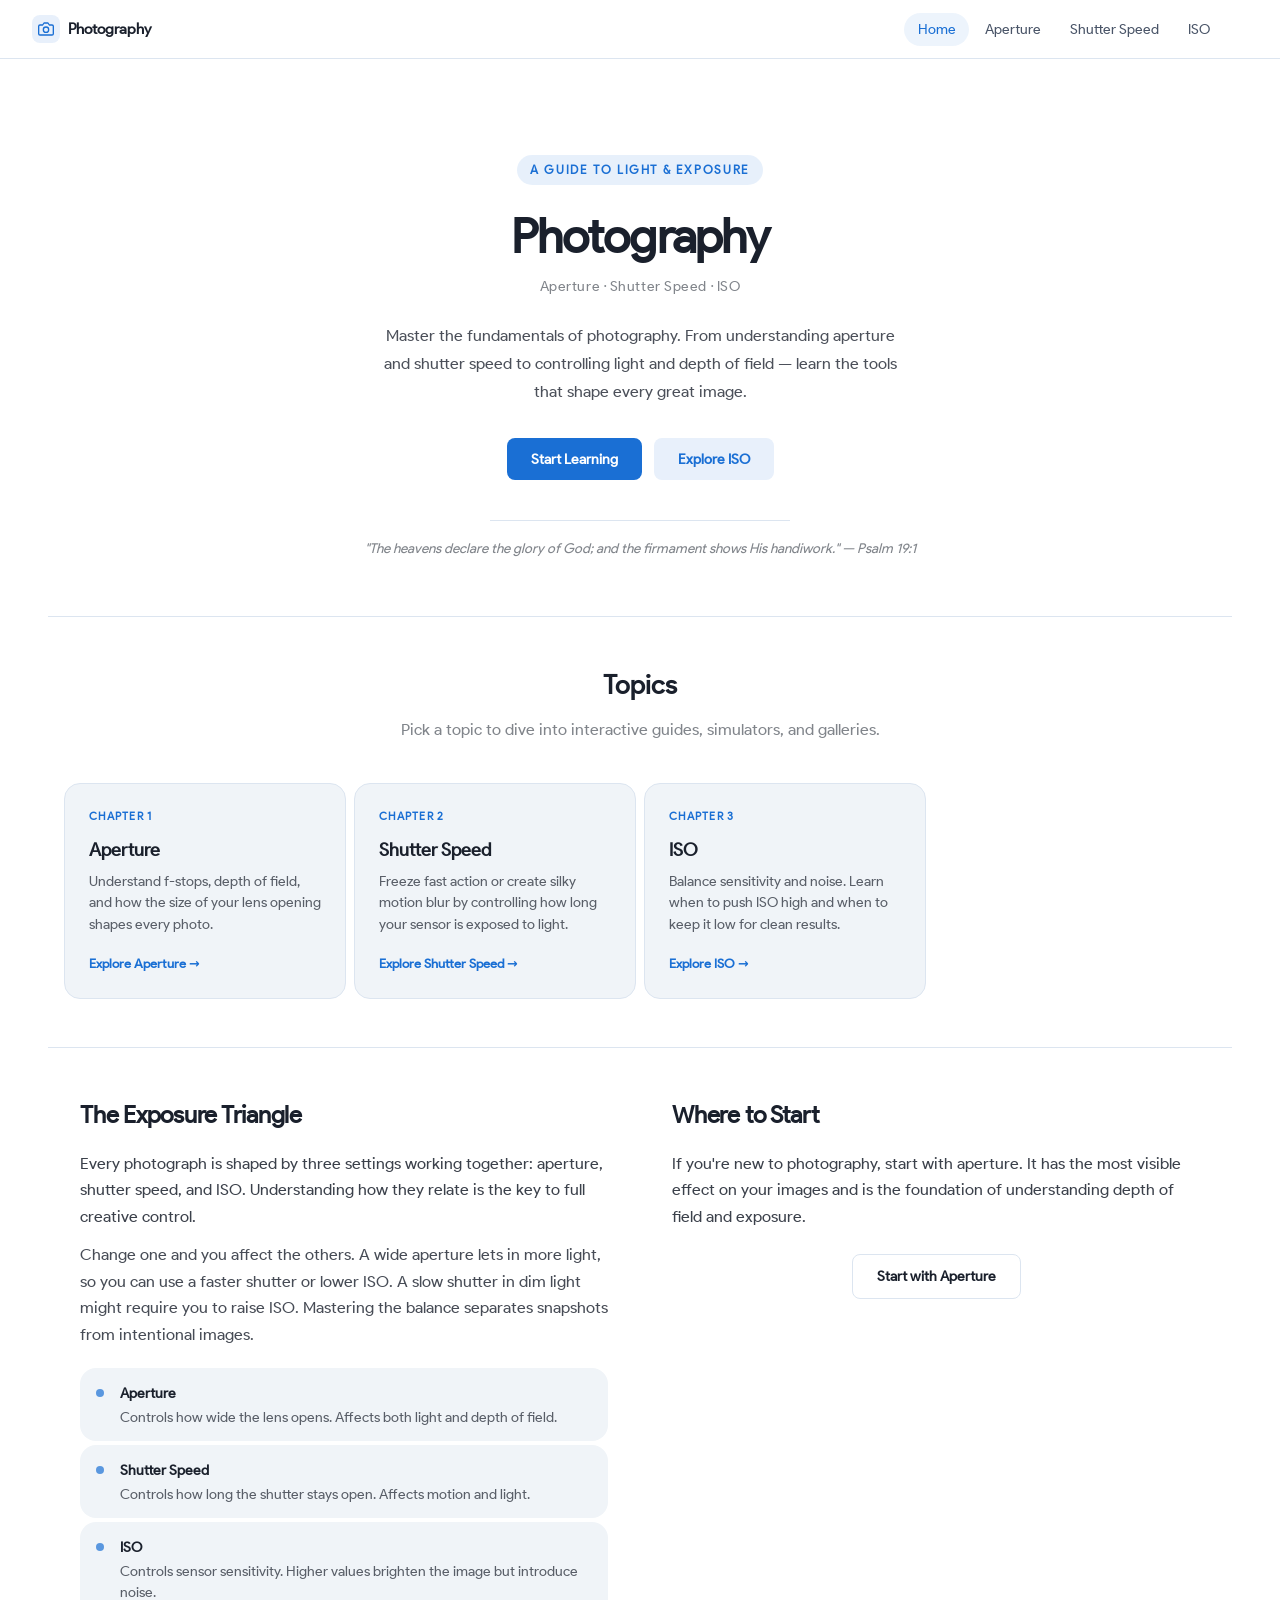
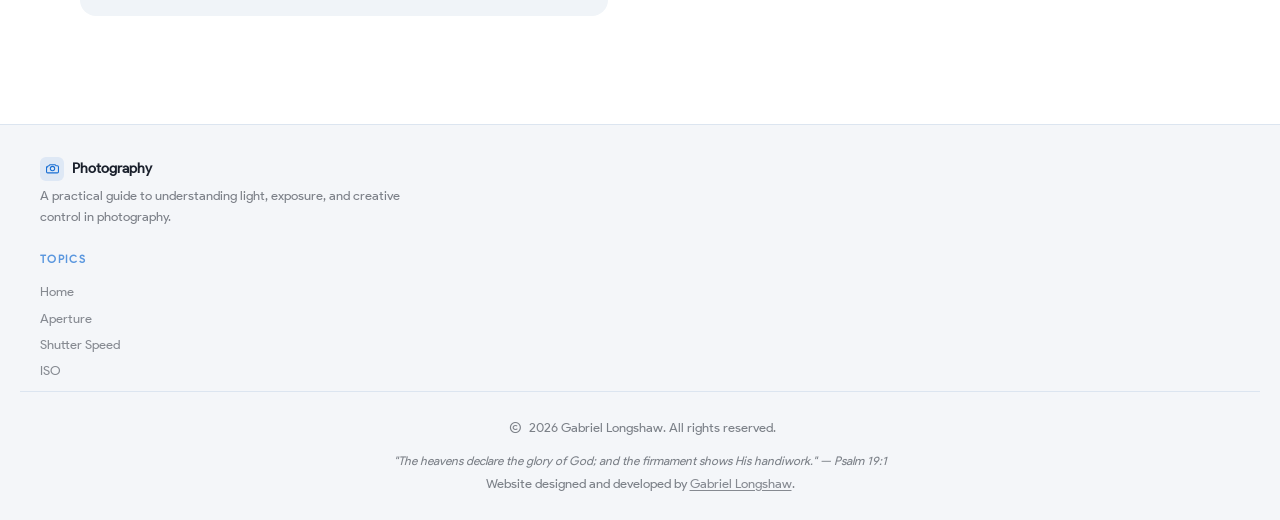
<file: index.html>
<!DOCTYPE html>
<html lang="en">
<head>
  <meta charset="UTF-8">
  <meta name="viewport" content="width=device-width, initial-scale=1.0">
  <title>Photography | Learn Light &amp; Exposure</title>
  <meta name="description" content="A practical guide to understanding light, exposure, and creative control in photography. Explore aperture, shutter speed, ISO and more.">
  <meta name="author" content="Gabriel Longshaw">
  <meta property="og:title" content="Photography | Learn Light &amp; Exposure">
  <meta property="og:description" content="A practical guide to understanding light, exposure, and creative control in photography.">
  <meta property="og:type" content="website">
  <link rel="stylesheet" href="assets/css/variables.css">
  <link rel="stylesheet" href="assets/css/fonts.css">
  <link rel="stylesheet" href="assets/css/animations.css">
  <link rel="stylesheet" href="assets/css/main.css">
  <link rel="stylesheet" href="assets/css/components/header.css">
  <link rel="stylesheet" href="assets/css/components/footer.css">
  <link rel="stylesheet" href="assets/css/components/buttons.css">
  <link rel="stylesheet" href="assets/css/components/menu.css">
  <link rel="stylesheet" href="assets/css/responsive.css">
</head>
<body>
  <div id="header-placeholder"></div>
  <main class="content">
    <section class="hero-profile">
      <div class="hero-profile-inner">
        <span class="hero-eyebrow">A guide to light &amp; exposure</span>
        <h1 class="hero-profile-name">Photography</h1>
        <p class="hero-profile-meta">Aperture &middot; Shutter Speed &middot; ISO</p>
        <p class="hero-profile-desc">Master the fundamentals of photography. From understanding aperture and shutter speed to controlling light and depth of field &mdash; learn the tools that shape every great image.</p>
        <div class="hero-profile-buttons">
          <a href="aperture/" class="button">Start Learning</a>
          <a href="iso/" class="button secondary-button">Explore ISO</a>
        </div>
        <div class="divider hero-profile-divider" aria-hidden="true"></div>
        <p class="hero-quote">"The heavens declare the glory of God; and the firmament shows His handiwork." &mdash; Psalm 19:1</p>
      </div>
    </section>
    <div class="section-divider"></div>
    <section class="main-section" aria-labelledby="topics-heading">
      <h2 class="section-title" id="topics-heading">Topics</h2>
      <p class="page-description">Pick a topic to dive into interactive guides, simulators, and galleries.</p>
      <div class="topic-grid">
        <a href="aperture/" class="topic-card">
          <span class="topic-card-label">Chapter 1</span>
          <span class="topic-card-title">Aperture</span>
          <span class="topic-card-desc">Understand f-stops, depth of field, and how the size of your lens opening shapes every photo.</span>
          <span class="topic-card-cta">Explore Aperture →</span>
        </a>
        <a href="shutter-speed/" class="topic-card">
          <span class="topic-card-label">Chapter 2</span>
          <span class="topic-card-title">Shutter Speed</span>
          <span class="topic-card-desc">Freeze fast action or create silky motion blur by controlling how long your sensor is exposed to light.</span>
          <span class="topic-card-cta">Explore Shutter Speed →</span>
        </a>
        <a href="iso/" class="topic-card">
          <span class="topic-card-label">Chapter 3</span>
          <span class="topic-card-title">ISO</span>
          <span class="topic-card-desc">Balance sensitivity and noise. Learn when to push ISO high and when to keep it low for clean results.</span>
          <span class="topic-card-cta">Explore ISO →</span>
        </a>
      </div>
    </section>
    <div class="section-divider"></div>
    <div class="info-sections-grid">
      <section class="info-section" aria-labelledby="triangle-heading">
        <h2 class="info-section-title" id="triangle-heading">The Exposure Triangle</h2>
        <p class="info-section-lead">Every photograph is shaped by three settings working together: aperture, shutter speed, and ISO. Understanding how they relate is the key to full creative control.</p>
        <p class="second">Change one and you affect the others. A wide aperture lets in more light, so you can use a faster shutter or lower ISO. A slow shutter in dim light might require you to raise ISO. Mastering the balance separates snapshots from intentional images.</p>
        <ul class="highlight-list">
          <li class="highlight-item">
            <span class="highlight-dot"></span>
            <div class="highlight-content">
              <h3 class="highlight-title">Aperture</h3>
              <p class="highlight-description">Controls how wide the lens opens. Affects both light and depth of field.</p>
            </div>
          </li>
          <li class="highlight-item">
            <span class="highlight-dot"></span>
            <div class="highlight-content">
              <h3 class="highlight-title">Shutter Speed</h3>
              <p class="highlight-description">Controls how long the shutter stays open. Affects motion and light.</p>
            </div>
          </li>
          <li class="highlight-item">
            <span class="highlight-dot"></span>
            <div class="highlight-content">
              <h3 class="highlight-title">ISO</h3>
              <p class="highlight-description">Controls sensor sensitivity. Higher values brighten the image but introduce noise.</p>
            </div>
          </li>
        </ul>
      </section>
      <div class="section-divider"></div>
      <section class="info-section" aria-labelledby="start-heading">
        <h2 class="info-section-title" id="start-heading">Where to Start</h2>
        <p class="info-section-lead">If you're new to photography, start with aperture. It has the most visible effect on your images and is the foundation of understanding depth of field and exposure.</p>
        <div class="info-section-footer">
          <div class="button-container">
            <a href="aperture/" class="button tertiary-button">Start with Aperture</a>
          </div>
        </div>
      </section>
    </div>
  </main>
  <div id="fullscreen-menu-placeholder"></div>
  <div id="footer-placeholder"></div>
  <script type="module" src="assets/js/init.js"></script>
</body>
</html>
</file>
<file: assets/css/variables.css>
:root {
  --bg: #ffffff;
  --header-bg: rgba(255, 255, 255, 0.85);
  --header-bg-solid: #ffffff;
  --menu-bg: rgba(255, 255, 255, 0.96);
  --footer-bg: #f4f6f9;
  --card-bg: #f0f4f8;
  --card-bg-hover: #e4ecf4;
  --button-bg: #1a6fd4;
  --button-bg-hover: #155bb5;
  --button-text: #ffffff;
  --button-secondary-bg: #e8f0fb;
  --button-secondary-bg-hover: #d8e6f8;
  --button-secondary-text: #1a6fd4;
  --nav-a: #4a5568;
  --nav-a-bg: rgba(26, 111, 212, 0.08);
  --text: #1a202c;
  --link: #1a6fd4;
  --border: #dce5f0;
  --accent: #1a6fd4;
  --accent-mid: #4a90d9;
  --accent-subtle: rgba(26, 111, 212, 0.1);
  --accent-subtle-hover: rgba(26, 111, 212, 0.16);
  --meta-text: rgba(26, 32, 44, 0.55);
  --modal-bg: #ffffff;
  --modal-text: #1a202c;
  --overlay-bg: rgba(255, 255, 255, 0.94);
  --z-index-header: 900;
  --z-index-lightbox: 1000;
  --shape-large: 16px;
  --shape-small: 8px;
  --shape-ease: cubic-bezier(0.2, 0, 0, 1);
  --shape-duration: 0.3s;
  --progress: 50%;
}

@media (prefers-color-scheme: dark) {
  :root {
    --bg: #0f1117;
    --header-bg: rgba(15, 17, 23, 0.88);
    --header-bg-solid: #0f1117;
    --menu-bg: rgba(15, 17, 23, 0.97);
    --footer-bg: #13161e;
    --card-bg: #181c27;
    --card-bg-hover: #1e2333;
    --button-bg: #3b82f6;
    --button-bg-hover: #2563eb;
    --button-text: #ffffff;
    --button-secondary-bg: #1a2240;
    --button-secondary-bg-hover: #1e2850;
    --button-secondary-text: #60a5fa;
    --nav-a: #8899bb;
    --nav-a-bg: rgba(59, 130, 246, 0.1);
    --text: #e2e8f4;
    --link: #60a5fa;
    --border: #1e2840;
    --accent: #3b82f6;
    --accent-mid: #60a5fa;
    --accent-subtle: rgba(59, 130, 246, 0.12);
    --accent-subtle-hover: rgba(59, 130, 246, 0.2);
    --meta-text: rgba(226, 232, 244, 0.45);
    --modal-bg: #181c27;
    --modal-text: #e2e8f4;
    --overlay-bg: rgba(15, 17, 23, 0.96);
  }
}
</file>
<file: assets/css/fonts.css>
@font-face {
  font-family: 'ProductSansRegular';
  src: url(../fonts/ProductSans-Regular.ttf);
}
</file>
<file: assets/css/animations.css>
@keyframes fadeInUp {
  from {
    opacity: 0;
    transform: translateY(20px);
  }
  to {
    opacity: 1;
    transform: translateY(0);
  }
}

.fade-in-slide {
  animation: fadeInUp 0.3s cubic-bezier(0.2, 0.5, 0.5, 1) forwards;
  opacity: 0;
  will-change: transform, opacity;
}

@keyframes fadeOutDown {
  from { opacity: 1; transform: translateY(0);
  }
  to { opacity: 0; transform: translateY(10px); }
}

.fade-out-slide {
  animation: fadeOutDown 0.3s ease-in forwards;
  pointer-events: none;
}
</file>
<file: assets/css/main.css>
*,
*::before,
*::after {
  box-sizing: border-box;
  margin: 0;
  padding: 0;
  -webkit-tap-highlight-color: transparent;
}

html {
  width: 100vw;
  overflow-x: hidden;
  min-height: 100vh;
  scrollbar-width: thin;
  scrollbar-color: rgba(120, 120, 120, 0.3) transparent;
}

body {
  width: 100%;
  font-family: ProductSansRegular, system-ui, -apple-system, BlinkMacSystemFont, "Segoe UI", Roboto, sans-serif;
  line-height: 1.6;
  background: var(--bg);
  color: var(--text);
  min-height: 100vh;
  display: flex;
  flex-direction: column;
}

::-webkit-scrollbar { 
  width: 4px;
  height: 4px;
}

::-webkit-scrollbar-track { background: transparent;
}

::-webkit-scrollbar-thumb { background: rgba(120, 120, 120, 0.3);
  border-radius: 999px;
}

::-webkit-scrollbar-thumb:hover { background: rgba(120, 120, 120, 0.5);
}

a {
  color: var(--link);
  text-decoration: none;
}

img {
  max-width: 100%;
  display: block;
  border-radius: 10px;
}

html.scroll-lock {
  overflow: hidden !important;
  width: 100vw;
}

html.scroll-lock > body > *:not(.lightbox):not(.header):not(.fullscreen-menu) {
  pointer-events: none;
  user-select: none;
  touch-action: none;
}

.lightbox.active, .lightbox.active * {
  pointer-events: auto;
  touch-action: auto;
}

.content {
  max-width: 1200px;
  margin: 0 auto;
  padding: 1rem 0.5rem 3rem;
  flex-grow: 1;
  width: 100%;
}

.main-section {
  padding: 3rem 1rem 1rem;
}

.section-divider {
  width: 100%;
  height: 1px;
  background: var(--border);
  margin: 0;
}

.divider {
  width: 100%;
  height: 1px;
  background: var(--border);
  margin: 1.25rem auto;
}

.section-title {
  font-size: 1.6rem;
  font-weight: 700;
  color: var(--text);
  margin-bottom: 0.75rem;
  text-align: center;
}

.second {
  font-size: 0.975rem;
  line-height: 1.7;
  margin-bottom: 1.25rem;
  color: var(--text);
  opacity: 0.8;
}

.meta {
  font-size: 0.8rem;
  margin-bottom: 0.5rem;
  opacity: 0.65;
}

.page-description {
  font-size: 0.975rem;
  text-align: center;
  margin: 0 auto 2.5rem;
  color: var(--meta-text);
}

.hero-profile {
  padding: 4rem 1rem 3rem;
  display: flex;
  justify-content: center;
}

.hero-profile-inner {
  display: flex;
  flex-direction: column;
  align-items: center;
  text-align: center;
  max-width: 600px;
  width: 100%;
}

.hero-eyebrow {
  display: inline-flex;
  align-items: center;
  gap: 0.5rem;
  font-size: 0.72rem;
  font-weight: 700;
  text-transform: uppercase;
  letter-spacing: 0.14em;
  color: var(--accent);
  background: var(--accent-subtle);
  padding: 0.35rem 0.85rem;
  border-radius: 999px;
  margin-bottom: 1.5rem;
}

.hero-profile-name {
  font-size: 2.4rem;
  font-weight: 800;
  margin-bottom: 0.75rem;
  line-height: 1.15;
  letter-spacing: -0.02em;
}

.hero-profile-meta {
  font-size: 0.875rem;
  color: var(--meta-text);
  margin-bottom: 1.5rem;
  font-weight: 500;
  letter-spacing: 0.04em;
}

.hero-profile-desc {
  font-size: 1rem;
  line-height: 1.75;
  color: var(--text);
  opacity: 0.78;
  margin-bottom: 2rem;
  max-width: 520px;
}

.hero-profile-buttons {
  display: flex;
  flex-direction: row;
  gap: 0.75rem;
  justify-content: center;
  flex-wrap: wrap;
  margin-bottom: 1.5rem;
}

.hero-profile-divider {
  width: 100%;
  max-width: 300px;
  margin: 1rem auto;
}

.hero-quote {
  font-size: 0.85rem;
  color: var(--meta-text);
  text-align: center;
  line-height: 1.65;
  font-style: italic;
}

.info-sections-grid {
  display: grid;
  grid-template-columns: 1fr;
  gap: 0;
  margin: 0.5rem 0 1rem;
}

.info-section {
  padding: 2.25rem 1.25rem;
}

.info-section-title {
  font-size: 1.5rem;
  font-weight: 700;
  margin-bottom: 1rem;
  letter-spacing: -0.01em;
}

.info-section-lead {
  font-size: 0.975rem;
  line-height: 1.7;
  margin: 0.75rem 0;
  opacity: 0.85;
}

.info-section-footer { 
  margin-top: 1.5rem;
}

.highlight-list {
  list-style: none;
  padding: 0;
  margin: 1rem 0 0;
}

.highlight-item {
  display: flex;
  gap: 1rem;
  align-items: flex-start;
  padding: 0.85rem 1rem;
  border-radius: var(--shape-large);
  margin-bottom: 4px;
  background: var(--card-bg);
  transition: background 0.2s ease;
}

.highlight-item:hover { 
  background: var(--card-bg-hover);
}

.highlight-dot {
  width: 8px;
  height: 8px;
  border-radius: 50%;
  background: var(--accent);
  flex-shrink: 0;
  margin-top: 0.45rem;
  opacity: 0.7;
}

.highlight-content {}

.highlight-title {
  font-size: 0.9rem;
  font-weight: 700;
  margin-bottom: 0.15rem;
}

.highlight-description {
  font-size: 0.85rem;
  line-height: 1.5;
  opacity: 0.7;
}

.topic-grid {
  display: grid;
  grid-template-columns: repeat(auto-fill, minmax(280px, 1fr));
  gap: 8px;
  margin: 0 0 2rem;
}

.topic-card {
  padding: 1.5rem;
  display: flex;
  flex-direction: column;
  gap: 0.4rem;
  background: var(--card-bg);
  color: var(--text);
  border-radius: var(--shape-large);
  border: 1px solid var(--border);
  transition: background 0.2s ease, border-color 0.2s ease, box-shadow 0.2s ease;
  text-decoration: none;
}

.topic-card:hover {
  background: var(--card-bg-hover);
  border-color: var(--accent-mid);
  box-shadow: 0 0 0 3px var(--accent-subtle);
}

.topic-card-label {
  font-size: 0.68rem;
  font-weight: 700;
  text-transform: uppercase;
  letter-spacing: 0.1em;
  color: var(--accent);
  margin-bottom: 0.2rem;
}

.topic-card-title {
  font-size: 1.15rem;
  font-weight: 700;
}

.topic-card-desc {
  font-size: 0.875rem;
  opacity: 0.7;
  line-height: 1.55;
}

.topic-card-cta {
  font-size: 0.8rem;
  font-weight: 600;
  color: var(--accent);
  margin-top: auto;
  padding-top: 0.75rem;
}

.page-hero {
  padding: 3rem 1rem 2rem;
  display: flex;
  flex-direction: column;
  align-items: flex-start;
  max-width: 680px;
}

.page-hero-eyebrow {
  font-size: 0.7rem;
  font-weight: 700;
  text-transform: uppercase;
  letter-spacing: 0.14em;
  color: var(--accent);
  margin-bottom: 0.75rem;
}

.page-hero-title {
  font-size: 2rem;
  font-weight: 800;
  line-height: 1.15;
  letter-spacing: -0.02em;
  margin-bottom: 1rem;
}

.page-hero-desc {
  font-size: 0.975rem;
  line-height: 1.75;
  opacity: 0.75;
  max-width: 560px;
  margin-bottom: 1.5rem;
}

.quick-facts {
  display: grid;
  grid-template-columns: repeat(auto-fill, minmax(240px, 1fr));
  gap: 8px;
  margin: 0 0 2rem;
}

.fact-card {
  background: var(--card-bg);
  padding: 1.25rem;
  border-radius: var(--shape-large);
  border: 1px solid var(--border);
  display: flex;
  flex-direction: column;
  gap: 0.35rem;
  transition: background 0.2s ease;
}

.fact-card:hover { 
  background: var(--card-bg-hover);
}

.fact-card-title {
  font-size: 0.9rem;
  font-weight: 700;
}

.fact-card-body {
  font-size: 0.85rem;
  opacity: 0.7;
  line-height: 1.55;
}

.sim-section { 
  padding: 2rem 1rem;
}

.sim-layout {
  display: grid;
  grid-template-columns: 1fr;
  gap: 8px;
  margin: 1.5rem 0 0;
}

.sim-preview {
  background: var(--card-bg);
  border-radius: var(--shape-large);
  border: 1px solid var(--border);
  overflow: hidden;
  display: flex;
  flex-direction: column;
}

.sim-preview-img {
  width: 100%;
  aspect-ratio: 4/3;
  object-fit: cover;
  border-radius: 0;
  display: block;
  transition: filter 0.15s ease;
}

.sim-caption {
  padding: 0.65rem 1rem;
  font-size: 0.82rem;
  opacity: 0.6;
}

.sim-controls {
  background: var(--card-bg);
  border-radius: var(--shape-large);
  border: 1px solid var(--border);
  padding: 1.5rem;
  display: flex;
  flex-direction: column;
  gap: 1rem;
}

.sim-controls label {
  font-size: 0.72rem;
  font-weight: 700;
  text-transform: uppercase;
  letter-spacing: 0.1em;
  opacity: 0.55;
}

.sim-value {
  font-size: 1.9rem;
  font-weight: 800;
  letter-spacing: -0.02em;
  color: var(--accent);
}

input[type="range"] {
  width: 100%;
  -webkit-appearance: none;
  appearance: none;
  height: 4px;
  border-radius: 10px;
  background: linear-gradient(to right, var(--accent) var(--progress), var(--border) var(--progress));
  transition: background 0.1s ease;
}

input[type="range"]::-webkit-slider-thumb {
  -webkit-appearance: none;
  width: 18px;
  height: 18px;
  border-radius: 50%;
  background: var(--accent);
  cursor: pointer;
  box-shadow: 0 0 0 3px var(--accent-subtle);
  transition: box-shadow 0.15s ease, transform 0.15s ease;
}

input[type="range"]:focus {
  outline: none;
}

input[type="range"]::-webkit-slider-thumb:hover {
  transform: scale(1.15);
  box-shadow: 0 0 0 5px var(--accent-subtle);
}

.scale-labels {
  display: flex;
  justify-content: space-between;
  font-size: 0.7rem;
  opacity: 0.4;
  margin-top: -0.25rem;
}

.sim-note {
  font-size: 0.85rem;
  line-height: 1.55;
  opacity: 0.65;
  margin-top: auto;
}

.gallery-grid {
  display: grid;
  grid-template-columns: repeat(auto-fill, minmax(240px, 1fr));
  gap: 8px;
  margin: 0 0 2rem;
}

.gallery-item {
  background: var(--card-bg);
  border-radius: var(--shape-large);
  border: 1px solid var(--border);
  overflow: hidden;
  cursor: pointer;
  transition: border-color 0.2s ease, box-shadow 0.2s ease;
}

.gallery-item:hover {
  border-color: var(--accent-mid);
  box-shadow: 0 0 0 3px var(--accent-subtle);
}

.gallery-item img {
  width: 100%;
  aspect-ratio: 4/3;
  object-fit: cover;
  border-radius: 0;
  display: block;
  transition: transform 0.3s ease;
}

.gallery-item:hover img { 
  transform: scale(1.04);
}

.gallery-item figcaption {
  padding: 0.65rem 1rem;
  font-size: 0.8rem;
  opacity: 0.55;
}

.learn-grid {
  display: grid;
  grid-template-columns: repeat(auto-fill, minmax(260px, 1fr));
  gap: 8px;
  margin: 0 0 2rem;
}

.learn-card {
  background: var(--card-bg);
  padding: 1.25rem;
  border-radius: var(--shape-large);
  border: 1px solid var(--border);
  transition: background 0.2s ease;
}

.learn-card:hover { 
  background: var(--card-bg-hover);
}

.learn-card h3 {
  font-size: 0.9rem;
  font-weight: 700;
  margin-bottom: 0.65rem;
}

.learn-card ul, .learn-card ol {
  padding-left: 1.2rem;
  display: flex;
  flex-direction: column;
  gap: 0.35rem;
}

.learn-card li {
  font-size: 0.875rem;
  line-height: 1.55;
  opacity: 0.75;
}

.card-grid {
  display: grid;
  grid-template-columns: repeat(auto-fill, minmax(280px, 1fr));
  gap: 8px;
  margin: 0 0 2rem;
}

.lightbox {
  position: fixed;
  inset: 0;
  display: flex;
  flex-direction: column;
  align-items: center;
  justify-content: center;
  background: rgba(0, 0, 0, 0.92);
  opacity: 0;
  pointer-events: none;
  transition: opacity 0.25s ease;
  z-index: var(--z-index-lightbox);
  padding: 2rem;
}

.lightbox.active {
  opacity: 1;
  pointer-events: auto;
}

.lightbox-img {
  max-width: min(90vw, 1000px);
  max-height: 75vh;
  border-radius: 8px;
  object-fit: contain;
}

.lightbox-caption {
  margin-top: 1rem;
  font-size: 0.85rem;
  color: rgba(255,255,255,0.5);
  text-align: center;
}

.lightbox-close {
  position: absolute;
  top: 1.25rem;
  right: 1.5rem;
  background: rgba(255,255,255,0.1);
  border: none;
  color: #fff;
  width: 38px;
  height: 38px;
  border-radius: 50%;
  cursor: pointer;
  display: flex;
  align-items: center;
  justify-content: center;
  transition: background 0.2s ease;
}

.lightbox-close:hover { 
  background: rgba(255,255,255,0.2);
}
</file>
<file: assets/css/components/header.css>
.header {
  background: var(--header-bg);
  color: var(--text);
  border-bottom: 1px solid var(--border);
  backdrop-filter: blur(20px);
  -webkit-backdrop-filter: blur(20px);
  position: sticky;
  top: 0;
  z-index: var(--z-index-header);
}

html.scroll-lock .header {
  border-bottom-color: transparent;
}

.header-container {
  height: 58px;
  margin: 0 auto;
  padding: 0 1.25rem;
  display: flex;
  justify-content: space-between;
  align-items: center;
  gap: 1.5rem;
  position: relative;
}

.header-logo {
  font-size: 0.95rem;
  font-weight: 700;
  color: var(--text);
  text-decoration: none;
  flex-shrink: 0;
  display: flex;
  align-items: center;
  gap: 0.5rem;
}

.header-logo-icon {
  width: 28px;
  height: 28px;
  background: var(--accent-subtle);
  border-radius: 8px;
  display: flex;
  align-items: center;
  justify-content: center;
  flex-shrink: 0;
}

.header-logo-icon svg {
  width: 16px;
  height: 16px;
  color: var(--accent);
  stroke: currentColor;
}

.header-logo-text {
  font-weight: 700;
  font-size: 0.95rem;
  color: var(--text);
  white-space: nowrap;
}

.header-actions {
  display: flex;
  align-items: center;
  gap: 8px;
}

.header-toggle {
  background: transparent;
  border: 1px solid var(--border);
  border-radius: 50%;
  width: 36px;
  height: 36px;
  display: flex;
  align-items: center;
  justify-content: center;
  cursor: pointer;
  padding: 0;
  flex-shrink: 0;
  color: var(--text);
  transition: background 0.15s, border-color 0.15s;
}

.header-toggle:hover {
  background: var(--card-bg);
  border-color: var(--accent-mid);
}

.hamburger {
  width: 17px;
  height: 12px;
  position: relative;
  cursor: pointer;
}

.hamburger .bar {
  display: block;
  position: absolute;
  height: 1.5px;
  width: 100%;
  background: var(--text);
  border-radius: 9px;
  left: 0;
  transition: 0.25s ease-in-out;
}

.hamburger .bar:nth-child(1) {
  top: 0;
}

.hamburger .bar:nth-child(2) {
  top: 5px;
}

.hamburger .bar:nth-child(3) {
  top: 10px;
}

.menu-toggle.active .bar:nth-child(1) {
  top: 5px;
  transform: rotate(135deg);
}

.menu-toggle.active .bar:nth-child(2) {
  opacity: 0;
  left: -20px;
}

.menu-toggle.active .bar:nth-child(3) {
  top: 5px;
  transform: rotate(-135deg);
}

.header-nav {
  display: none;
  align-items: center;
  margin-left: auto;
}

.header-nav ul {
  list-style: none;
  display: flex;
  padding: 0;
  margin: 0;
  gap: 2px;
}

.header-nav a {
  color: var(--nav-a);
  text-decoration: none;
  font-size: 0.875rem;
  font-weight: 500;
  padding: 0.5rem 0.85rem;
  border-radius: 999px;
  white-space: nowrap;
  transition: background 0.15s, color 0.15s;
}

.header-nav a:hover,
.header-nav a.active {
  background: var(--nav-a-bg);
  color: var(--accent);
}
</file>
<file: assets/css/components/footer.css>
#footer-placeholder {
  height: 0;
}

.footer {
  background: var(--footer-bg);
  color: var(--text);
  padding: 2rem 1.25rem 1.5rem;
  margin-top: auto;
  border-top: 1px solid var(--border);
  font-size: 0.9rem;
}

.footer-content-wrapper {
  max-width: 1200px;
  margin: 0 auto;
  display: flex;
  flex-direction: column;
  gap: 1.5rem;
}

.footer-top {
  display: flex;
  flex-direction: column;
  align-items: flex-start;
  gap: 0.35rem;
}

.footer-brand {
  display: flex;
  align-items: center;
  gap: 0.5rem;
}

.footer-logo-icon {
  width: 24px;
  height: 24px;
  background: var(--accent-subtle);
  border-radius: 6px;
  display: flex;
  align-items: center;
  justify-content: center;
  flex-shrink: 0;
}

.footer-logo-icon svg {
  width: 13px;
  height: 13px;
  color: var(--accent);
  stroke: currentColor;
}

.footer-title {
  font-size: 0.9rem;
  font-weight: 700;
  color: var(--text);
}

.footer-description {
  font-size: 0.8rem;
  opacity: 0.55;
  line-height: 1.6;
  max-width: 360px;
}

.footer-container {
  display: flex;
  flex-direction: column;
  gap: 1.5rem 2rem;
  margin: 0 0 0.5rem;
}

.footer-section { 
  flex: 1 1 100%; 
  
}

.footer-section h3 {
  font-size: 0.68rem;
  font-weight: 700;
  letter-spacing: 0.12em;
  text-transform: uppercase;
  color: var(--accent);
  margin-bottom: 0.6rem;
  opacity: 0.7;
}

.footer-section ul {
  list-style: none; 
  padding: 0;
  margin: 0;
}

.footer a {
  color: var(--text);
  text-decoration: none;
  opacity: 0.5;
  transition: opacity 0.2s, color 0.2s;
  font-size: 0.82rem;
  line-height: 2;
  display: inline-block;
}

.footer a:hover { 
  color: var(--accent);
}

.footer-bottom {
  text-align: center;
  color: var(--meta-text);
  border-top: 1px solid var(--border);
  padding-top: 1rem;
  font-size: 0.8rem;
}

.footer-bottom p { 
  margin: 0;
}

.footer .meta {
  font-style: italic;
  font-size: 0.75rem;
  opacity: 1;
}

.footer-bottom .name {
  text-decoration: underline;
  text-underline-offset: 2px;
}

.copyright { 
  display: inline-block;
  font-size: 24px;
  margin: 4px 4px 0;
  vertical-align: middle;
}
</file>
<file: assets/css/components/buttons.css>
.button {
  display: inline-flex;
  justify-content: center;
  align-items: center;
  padding: 0.6rem 1.5rem;
  border-radius: 8px;
  font-weight: 600;
  text-align: center;
  background: var(--button-bg);
  color: var(--button-text);
  transition: background 0.15s ease, box-shadow 0.15s ease;
  white-space: nowrap;
  font-size: 0.9rem;
  border: none;
  cursor: pointer;
  user-select: none;
  font-family: inherit;
}

.button:hover {
  background: var(--button-bg-hover);
  box-shadow: 0 0 0 3px var(--accent-subtle);
}

.secondary-button {
  background: var(--button-secondary-bg);
  color: var(--button-secondary-text);
}

.secondary-button:hover {
  background: var(--button-secondary-bg-hover);
}

.tertiary-button {
  background: none;
  color: var(--text);
  border: 1px solid var(--border);
}

.tertiary-button:hover {
  background: var(--card-bg);
  border-color: var(--accent-mid);
}

.button-container .button {
  display: flex;
  justify-content: center;
  align-items: center;
  margin: 0 auto;
  width: max-content;
}

.button-disabled {
  pointer-events: none;
  opacity: 0.45;
}
</file>
<file: assets/css/components/menu.css>
.fullscreen-menu {
  position: fixed;
  top: 0;
  right: 0;
  width: 100%;
  height: 100vh;
  background: var(--menu-bg);
  backdrop-filter: blur(24px);
  -webkit-backdrop-filter: blur(24px);
  z-index: 890;
  display: flex;
  flex-direction: column;
  align-items: center;
  justify-content: center;
  padding: 1rem;
  overflow: hidden;
  visibility: hidden;
  opacity: 0;
  transition: opacity 0.3s ease, visibility 0s linear 0.3s;
}

.fullscreen-menu.active {
  visibility: visible;
  opacity: 1;
  transition: opacity 0.3s ease, visibility 0s;
}

.fullscreen-nav { 
  width: 100%; 
  max-width: 320px;
}

.fullscreen-nav ul {
  list-style: none;
  padding: 0;
  margin: 0;
  display: flex;
  flex-direction: column;
  gap: 4px;
  align-items: center;
}

.fullscreen-nav li:nth-child(1) { --item-index: 1;
}

.fullscreen-nav li:nth-child(2) { --item-index: 2;
}

.fullscreen-nav li:nth-child(3) { --item-index: 3;
}

.fullscreen-nav li:nth-child(4) { --item-index: 4;
}

.fullscreen-nav a {
  display: block;
  color: var(--text);
  text-decoration: none;
  font-size: 1.4rem;
  font-weight: 700;
  padding: 0.5rem 1.5rem;
  border-radius: 10px;
  text-align: center;
  opacity: 0;
  transform: translateY(14px);
  transition:
    opacity 0.45s cubic-bezier(0.4, 0, 0.2, 1),
    transform 0.45s cubic-bezier(0.4, 0, 0.2, 1),
    background 0.15s ease,
    color 0.15s ease;
  transition-delay: calc(var(--item-index, 0) * 0.055s);
}

.fullscreen-menu.active .fullscreen-nav a {
  opacity: 1;
  transform: translateY(0);
}

.fullscreen-menu:not(.active) .fullscreen-nav a {
  opacity: 0;
  transform: translateY(-8px);
  transition: opacity 0.15s ease, transform 0.15s ease;
  transition-delay: 0s;
}

.fullscreen-nav a:hover,
.fullscreen-nav a.active {
  background: var(--accent-subtle);
  color: var(--accent);
}
</file>
<file: assets/css/responsive.css>
@media (min-width: 600px) {
  .hero-profile {
    padding: 5rem 2rem 3.5rem;
  }
  .hero-profile-name {
    font-size: 3rem;
  }
  .header-container {
    padding: 0 2rem;
  }
  .footer-container {
    flex-direction: row;
    flex-wrap: wrap;
    gap: 1.5rem 2rem;
  }
  .footer-section {
    flex: 1 1 40%;
    min-width: 150px;
  }
  .info-section {
    padding: 2.5rem 2rem;
  }
  .page-hero-title {
    font-size: 3rem;
  }
}

@media (min-width: 768px) {
  .header-nav {
    display: flex;
  }
  .menu-toggle {
    display: none;
  }
  .sim-layout {
    grid-template-columns: 1fr 300px;
  }
  .info-sections-grid {
    grid-template-columns: 1fr 1fr;
  }
  .info-sections-grid .section-divider {
    display: none;
  }
}

@media (min-width: 1024px) {
  .sim-layout {
    grid-template-columns: 1fr 360px;
  }
}
</file>
